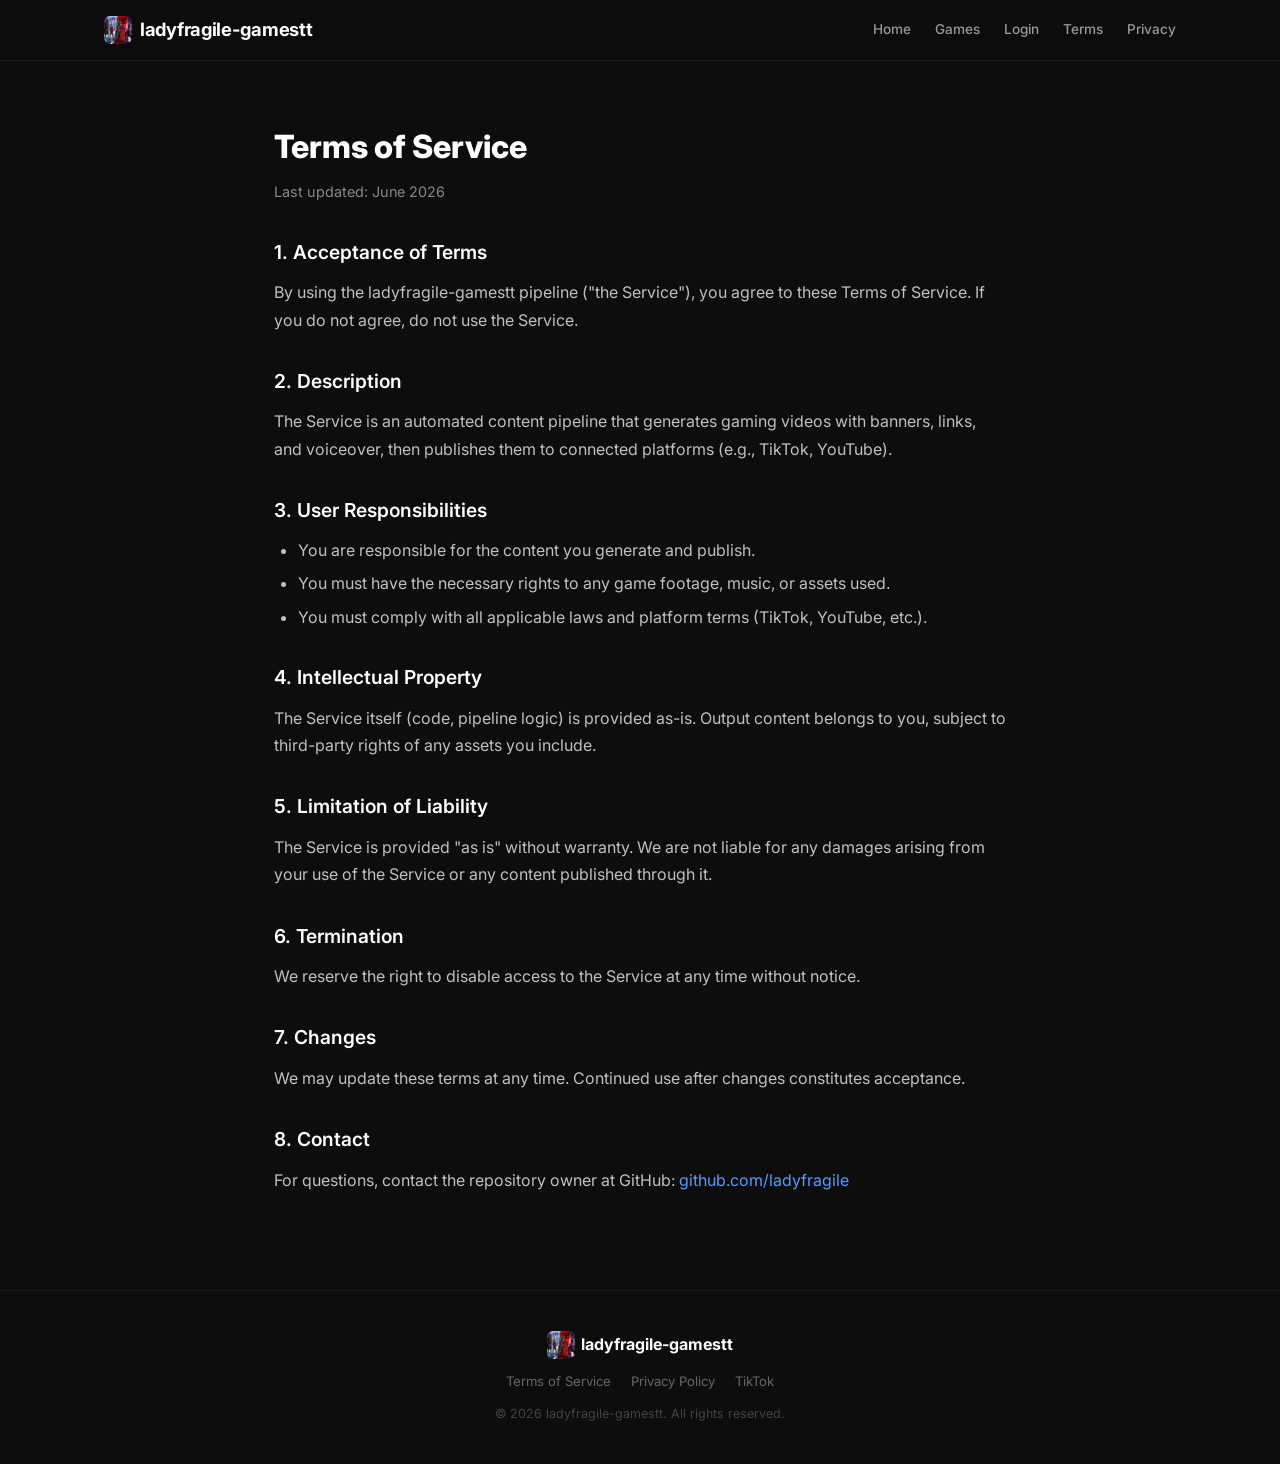
<file: terms-of-service/index.html>
<!doctype html>
<html lang="en">
  <head>
    <meta charset="UTF-8" />
    <meta name="viewport" content="width=device-width, initial-scale=1" />
    <title>ladyfragile-gamestt Terms of Service</title>
    <link rel="icon" href="../favicon.ico" type="image/x-icon" />
    <link rel="preconnect" href="https://fonts.googleapis.com" />
    <link rel="preconnect" href="https://fonts.gstatic.com" crossorigin />
    <link
      href="https://fonts.googleapis.com/css2?family=Inter:wght@400;500;600;700;800&display=swap"
      rel="stylesheet"
    />
    <link rel="stylesheet" href="../css/style.css" />
    <style>
      .legal-content {
        max-width: 780px;
        margin: 0 auto;
        padding: 60px 24px 80px;
      }
      .legal-content h1 {
        font-size: 2rem;
        font-weight: 800;
        color: #fff;
        margin-bottom: 8px;
      }
      .legal-content .date {
        color: #888;
        font-size: 0.9rem;
        margin-bottom: 32px;
      }
      .legal-content h2 {
        font-size: 1.2rem;
        font-weight: 600;
        margin-top: 32px;
        margin-bottom: 12px;
        color: #fff;
      }
      .legal-content p {
        margin-bottom: 16px;
        color: #c0c0c0;
        line-height: 1.7;
      }
      .legal-content ul {
        margin: 12px 0 20px 24px;
        color: #c0c0c0;
      }
      .legal-content li {
        margin-bottom: 8px;
      }
      .legal-content strong {
        color: #e0e0e0;
      }
      .legal-content a {
        color: #5b9aff;
      }
    </style>
  </head>
  <body>
    <!-- HEADER -->
    <header class="header">
      <div class="container header-inner">
        <a href="/" class="logo"
          ><img src="../icon.png" class="header-icon" alt="" />
          ladyfragile-gamestt</a
        >
        <nav class="nav">
          <a href="/">Home</a>
          <a href="/#games">Games</a>
          <a href="#" id="loginBtn">Login</a>
          <a href="/terms-of-service/">Terms</a>
          <a href="/privacy-policy">Privacy</a>
        </nav>
      </div>
    </header>

    <div class="legal-content">
      <h1>Terms of Service</h1>
      <p class="date">Last updated: June 2026</p>

      <h2>1. Acceptance of Terms</h2>
      <p>
        By using the ladyfragile-gamestt pipeline ("the Service"), you agree to
        these Terms of Service. If you do not agree, do not use the Service.
      </p>

      <h2>2. Description</h2>
      <p>
        The Service is an automated content pipeline that generates gaming
        videos with banners, links, and voiceover, then publishes them to
        connected platforms (e.g., TikTok, YouTube).
      </p>

      <h2>3. User Responsibilities</h2>
      <ul>
        <li>You are responsible for the content you generate and publish.</li>
        <li>
          You must have the necessary rights to any game footage, music, or
          assets used.
        </li>
        <li>
          You must comply with all applicable laws and platform terms (TikTok,
          YouTube, etc.).
        </li>
      </ul>

      <h2>4. Intellectual Property</h2>
      <p>
        The Service itself (code, pipeline logic) is provided as-is. Output
        content belongs to you, subject to third-party rights of any assets you
        include.
      </p>

      <h2>5. Limitation of Liability</h2>
      <p>
        The Service is provided "as is" without warranty. We are not liable for
        any damages arising from your use of the Service or any content
        published through it.
      </p>

      <h2>6. Termination</h2>
      <p>
        We reserve the right to disable access to the Service at any time
        without notice.
      </p>

      <h2>7. Changes</h2>
      <p>
        We may update these terms at any time. Continued use after changes
        constitutes acceptance.
      </p>

      <h2>8. Contact</h2>
      <p>
        For questions, contact the repository owner at GitHub:
        <a href="https://github.com/alexeievenepoel" target="_blank"
          >github.com/ladyfragile</a
        >
      </p>
    </div>

    <!-- FOOTER -->
    <footer class="footer">
      <div class="container footer-inner">
        <div class="footer-brand">
          <img src="../icon.png" class="header-icon" alt="" />
          ladyfragile-gamestt
        </div>
        <div class="footer-links">
          <a href="/terms-of-service/">Terms of Service</a>
          <a href="/privacy-policy">Privacy Policy</a>
          <a href="https://www.tiktok.com/@ladyfragile1" target="_blank"
            >TikTok</a
          >
        </div>
        <div class="footer-copy">
          &copy; 2026 ladyfragile-gamestt. All rights reserved.
        </div>
      </div>
    </footer>

    <script src="../js/main.js"></script>
  </body>
</html>
</file>
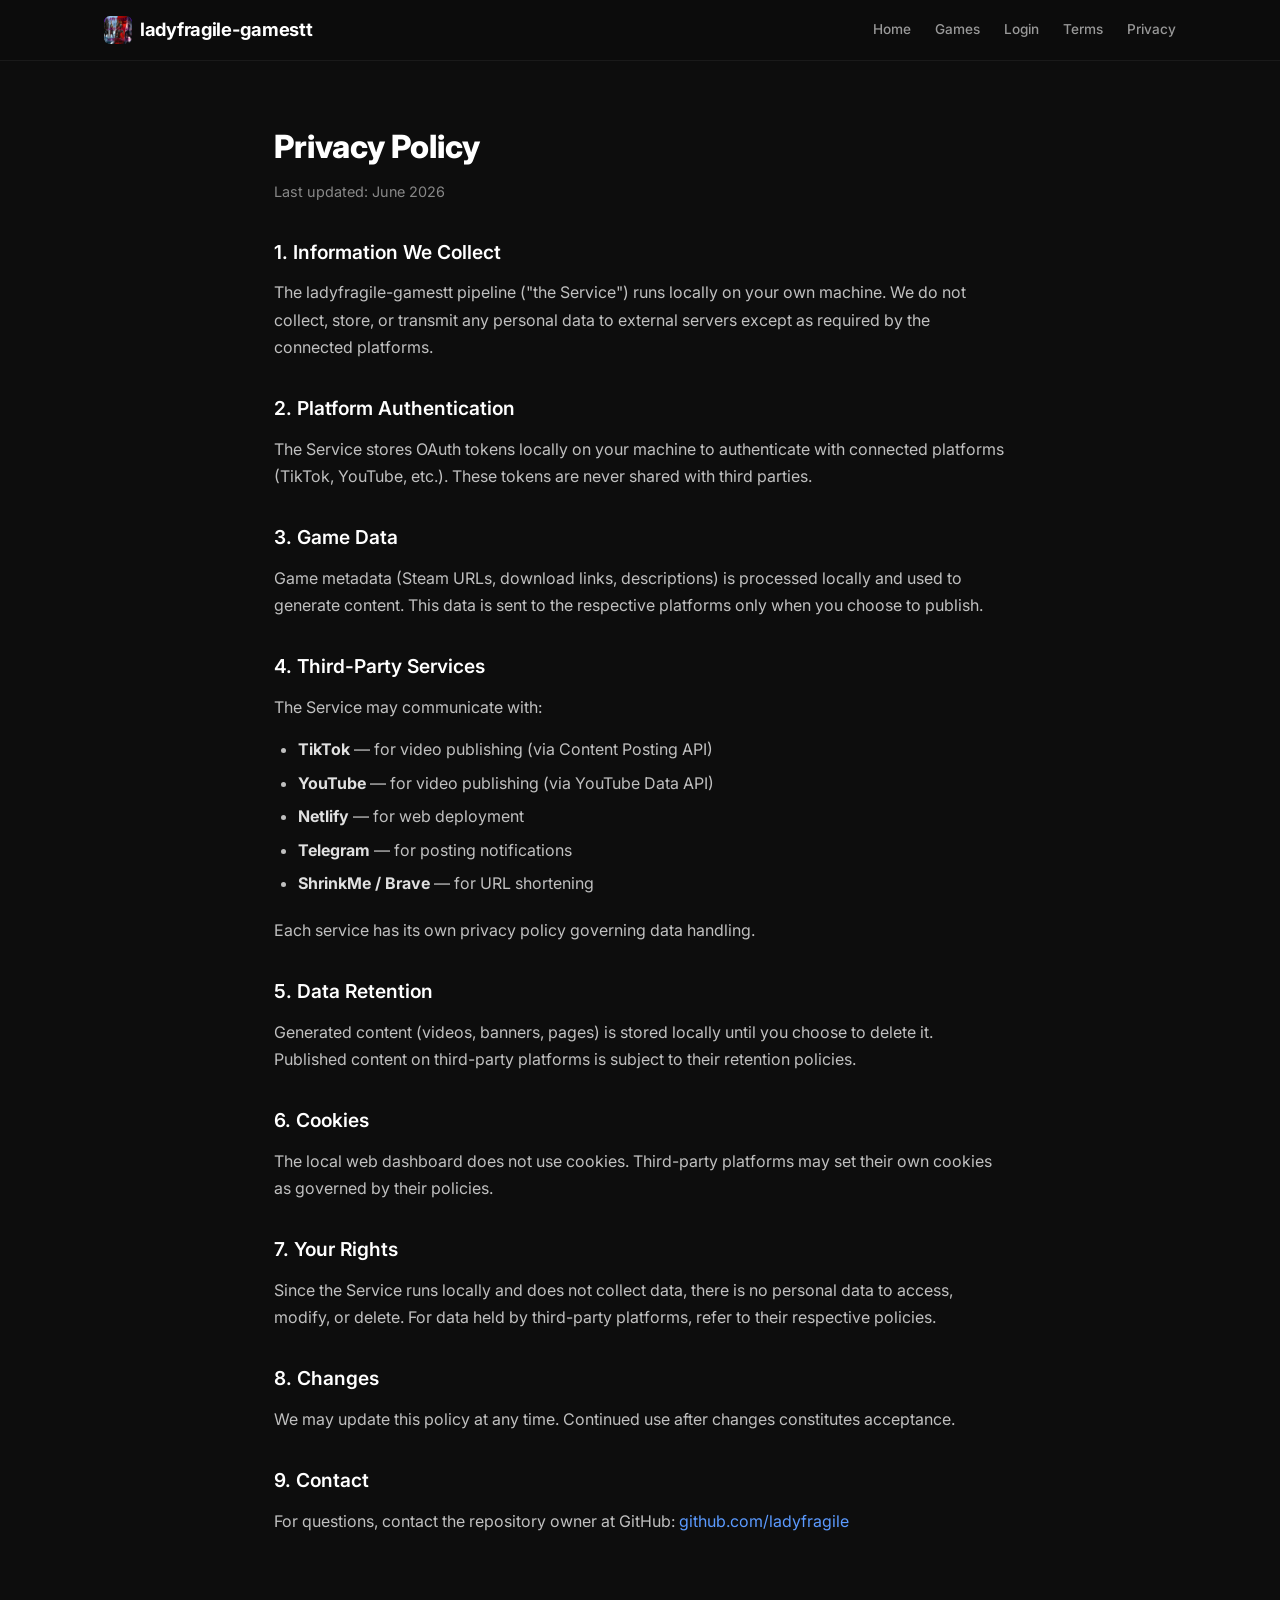
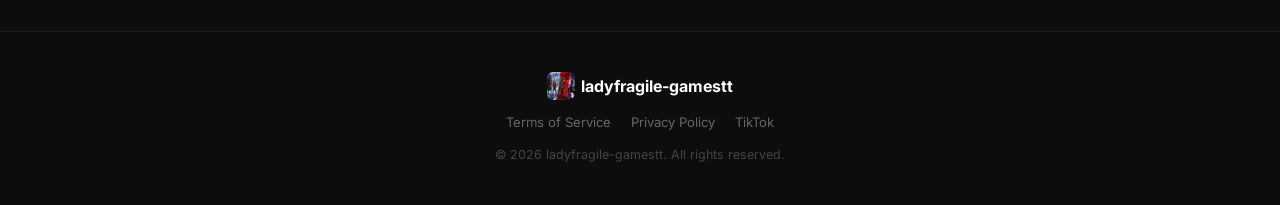
<file: privacy-policy.html>
<!doctype html>
<html lang="en">
  <head>
    <meta charset="UTF-8" />
    <meta name="viewport" content="width=device-width, initial-scale=1" />
    <title>ladyfragile-gamestt Privacy Policy</title>
    <link rel="icon" href="/favicon.ico" type="image/x-icon" />
    <link rel="preconnect" href="https://fonts.googleapis.com" />
    <link rel="preconnect" href="https://fonts.gstatic.com" crossorigin />
    <link
      href="https://fonts.googleapis.com/css2?family=Inter:wght@400;500;600;700;800&display=swap"
      rel="stylesheet"
    />
    <link rel="stylesheet" href="css/style.css" />
    <style>
      .legal-content {
        max-width: 780px;
        margin: 0 auto;
        padding: 60px 24px 80px;
      }
      .legal-content h1 {
        font-size: 2rem;
        font-weight: 800;
        color: #fff;
        margin-bottom: 8px;
      }
      .legal-content .date {
        color: #888;
        font-size: 0.9rem;
        margin-bottom: 32px;
      }
      .legal-content h2 {
        font-size: 1.2rem;
        font-weight: 600;
        margin-top: 32px;
        margin-bottom: 12px;
        color: #fff;
      }
      .legal-content p {
        margin-bottom: 16px;
        color: #c0c0c0;
        line-height: 1.7;
      }
      .legal-content ul {
        margin: 12px 0 20px 24px;
        color: #c0c0c0;
      }
      .legal-content li {
        margin-bottom: 8px;
      }
      .legal-content strong {
        color: #e0e0e0;
      }
      .legal-content a {
        color: #5b9aff;
      }
    </style>
  </head>
  <body>
    <!-- HEADER -->
    <header class="header">
      <div class="container header-inner">
        <a href="/" class="logo"
          ><img src="/icon.png" class="header-icon" alt="" />
          ladyfragile-gamestt</a
        >
        <nav class="nav">
          <a href="/">Home</a>
          <a href="/#games">Games</a>
          <a href="#" id="loginBtn">Login</a>
          <a href="/terms-of-service/">Terms</a>
          <a href="/privacy-policy">Privacy</a>
        </nav>
      </div>
    </header>

    <div class="legal-content">
      <h1>Privacy Policy</h1>
      <p class="date">Last updated: June 2026</p>

      <h2>1. Information We Collect</h2>
      <p>
        The ladyfragile-gamestt pipeline ("the Service") runs locally on your
        own machine. We do not collect, store, or transmit any personal data to
        external servers except as required by the connected platforms.
      </p>

      <h2>2. Platform Authentication</h2>
      <p>
        The Service stores OAuth tokens locally on your machine to authenticate
        with connected platforms (TikTok, YouTube, etc.). These tokens are never
        shared with third parties.
      </p>

      <h2>3. Game Data</h2>
      <p>
        Game metadata (Steam URLs, download links, descriptions) is processed
        locally and used to generate content. This data is sent to the
        respective platforms only when you choose to publish.
      </p>

      <h2>4. Third-Party Services</h2>
      <p>The Service may communicate with:</p>
      <ul>
        <li>
          <strong>TikTok</strong> — for video publishing (via Content Posting
          API)
        </li>
        <li>
          <strong>YouTube</strong> — for video publishing (via YouTube Data API)
        </li>
        <li><strong>Netlify</strong> — for web deployment</li>
        <li><strong>Telegram</strong> — for posting notifications</li>
        <li><strong>ShrinkMe / Brave</strong> — for URL shortening</li>
      </ul>
      <p>Each service has its own privacy policy governing data handling.</p>

      <h2>5. Data Retention</h2>
      <p>
        Generated content (videos, banners, pages) is stored locally until you
        choose to delete it. Published content on third-party platforms is
        subject to their retention policies.
      </p>

      <h2>6. Cookies</h2>
      <p>
        The local web dashboard does not use cookies. Third-party platforms may
        set their own cookies as governed by their policies.
      </p>

      <h2>7. Your Rights</h2>
      <p>
        Since the Service runs locally and does not collect data, there is no
        personal data to access, modify, or delete. For data held by third-party
        platforms, refer to their respective policies.
      </p>

      <h2>8. Changes</h2>
      <p>
        We may update this policy at any time. Continued use after changes
        constitutes acceptance.
      </p>

      <h2>9. Contact</h2>
      <p>
        For questions, contact the repository owner at GitHub:
        <a href="https://github.com/alexeievenepoel" target="_blank"
          >github.com/ladyfragile</a
        >
      </p>
    </div>

    <!-- FOOTER -->
    <footer class="footer">
      <div class="container footer-inner">
        <div class="footer-brand">
          <img src="/icon.png" class="header-icon" alt="" /> ladyfragile-gamestt
        </div>
        <div class="footer-links">
          <a href="/terms-of-service/">Terms of Service</a>
          <a href="/privacy-policy">Privacy Policy</a>
          <a href="https://www.tiktok.com/@ladyfragile1" target="_blank"
            >TikTok</a
          >
        </div>
        <div class="footer-copy">
          &copy; 2026 ladyfragile-gamestt. All rights reserved.
        </div>
      </div>
    </footer>

    <script src="/js/main.js"></script>
  </body>
</html>
</file>
<file: css/style.css>
* { margin: 0; padding: 0; box-sizing: border-box; }
html { scroll-behavior: smooth; }
body {
  font-family: 'Inter', -apple-system, BlinkMacSystemFont, 'Segoe UI', Roboto, sans-serif;
  color: #e0e0e0;
  background: #0d0d0d;
  line-height: 1.6;
}
a { color: #fe2c55; text-decoration: none; transition: color .2s; }
a:hover { color: #ff6b8a; }
.container {
  max-width: 1120px;
  margin: 0 auto;
  padding: 0 24px;
}

/* HEADER */
.header {
  position: sticky;
  top: 0;
  z-index: 100;
  background: #0d0d0dcc;
  backdrop-filter: blur(12px);
  border-bottom: 1px solid #1a1a1a;
}
.header-inner {
  display: flex;
  align-items: center;
  justify-content: space-between;
  height: 60px;
}
.logo {
  display: flex;
  align-items: center;
  gap: 8px;
  font-size: 1.15rem;
  font-weight: 700;
  color: #fff;
  letter-spacing: -0.3px;
}
.logo:hover { color: #fe2c55; }
.header-icon {
  width: 28px;
  height: 28px;
  border-radius: 6px;
  display: block;
  flex-shrink: 0;
}
.nav { display: flex; gap: 24px; }
.nav a {
  font-size: .85rem;
  font-weight: 500;
  color: #999;
  transition: color .2s;
}
.nav a:hover { color: #fff; }

/* HERO */
.hero {
  padding: 100px 0 80px;
  text-align: center;
  background: linear-gradient(180deg, #0d0d0d 0%, #111 50%, #0d0d0d 100%);
}
.hero-inner { max-width: 680px; }
.hero h1 {
  font-size: 3rem;
  font-weight: 800;
  color: #fff;
  letter-spacing: -1px;
  margin-bottom: 16px;
}
.hero-sub {
  font-size: 1.1rem;
  color: #888;
  margin-bottom: 32px;
  line-height: 1.7;
}
.btn {
  display: inline-block;
  padding: 14px 36px;
  border-radius: 8px;
  background: #fe2c55;
  color: #fff;
  font-weight: 600;
  font-size: .95rem;
  transition: background .2s, transform .15s;
}
.btn:hover {
  background: #e01e45;
  color: #fff;
  transform: translateY(-1px);
}

/* SECTIONS */
.section {
  padding: 80px 0;
}
.section-dark {
  background: #111;
}
.section-title {
  font-size: 1.75rem;
  font-weight: 700;
  color: #fff;
  text-align: center;
  margin-bottom: 8px;
}
.section-desc {
  text-align: center;
  color: #666;
  margin-bottom: 48px;
  font-size: .95rem;
}

/* GAMES GRID */
.games-grid {
  display: grid;
  grid-template-columns: repeat(auto-fill, minmax(300px, 1fr));
  gap: 24px;
}
.game-card-link {
  text-decoration: none;
  color: inherit;
  display: block;
}
.game-card {
  background: #181818;
  border-radius: 12px;
  overflow: hidden;
  border: 1px solid #222;
  transition: border-color .2s, transform .2s;
}
.game-card:hover {
  border-color: #333;
  transform: translateY(-2px);
}
.game-thumb {
  width: 100%;
  height: 180px;
  object-fit: cover;
  display: block;
  background: #222;
}
.game-thumb-placeholder {
  width: 100%;
  height: 180px;
  display: flex;
  align-items: center;
  justify-content: center;
  font-size: 2.5rem;
  font-weight: 800;
  color: #fff;
  letter-spacing: 1px;
}
.game-info {
  padding: 16px 18px 18px;
}
.game-name {
  font-size: 1rem;
  font-weight: 600;
  color: #fff;
  margin-bottom: 8px;
  line-height: 1.3;
}
.game-stars {
  display: flex;
  gap: 3px;
  margin-bottom: 12px;
}
.star {
  font-size: 1rem;
  color: #444;
  transition: color .2s;
}
.star.active { color: #f5a623; }
.game-link {
  display: inline-flex;
  align-items: center;
  gap: 6px;
  font-size: .82rem;
  font-weight: 600;
  color: #fe2c55;
  transition: color .2s;
}
.game-link:hover { color: #ff6b8a; }

/* REVIEWS */
.reviews-grid {
  display: grid;
  grid-template-columns: repeat(auto-fill, minmax(300px, 1fr));
  gap: 24px;
}
.review-card {
  background: #181818;
  border-radius: 12px;
  padding: 24px;
  border: 1px solid #222;
}
.review-header {
  display: flex;
  align-items: center;
  gap: 12px;
  margin-bottom: 14px;
}
.review-avatar {
  width: 42px;
  height: 42px;
  border-radius: 50%;
  display: flex;
  align-items: center;
  justify-content: center;
  font-weight: 700;
  font-size: .9rem;
  color: #fff;
  flex-shrink: 0;
}
.review-author { font-weight: 600; color: #fff; font-size: .9rem; }
.review-stars { display: flex; gap: 2px; margin-top: 3px; }
.review-text {
  color: #999;
  font-size: .88rem;
  line-height: 1.6;
}

/* ABOUT */
.about-content {
  max-width: 720px;
  margin: 0 auto;
}
.about-content p {
  color: #999;
  margin-bottom: 16px;
  font-size: .95rem;
  line-height: 1.7;
}
.about-steps {
  display: grid;
  grid-template-columns: repeat(auto-fill, minmax(220px, 1fr));
  gap: 20px;
  margin-top: 40px;
}
.step {
  background: #181818;
  border-radius: 12px;
  padding: 24px;
  text-align: center;
  border: 1px solid #222;
}
.step-num {
  width: 40px;
  height: 40px;
  border-radius: 50%;
  background: #fe2c55;
  color: #fff;
  font-weight: 700;
  font-size: 1.1rem;
  display: flex;
  align-items: center;
  justify-content: center;
  margin: 0 auto 12px;
}
.step h3 {
  font-size: .95rem;
  font-weight: 600;
  color: #fff;
  margin-bottom: 8px;
}
.step p {
  font-size: .82rem;
  color: #666;
  margin-bottom: 0;
}

/* OAUTH CALLBACK */
.oauth-callback {
  position: fixed;
  top: 0;
  left: 0;
  right: 0;
  z-index: 200;
  background: rgba(0,0,0,0.85);
  display: flex;
  align-items: flex-start;
  justify-content: center;
  padding-top: 60px;
  min-height: 100vh;
}
.oauth-callback.hidden { display: none; }
.oauth-callback-inner {
  background: #181818;
  border: 1px solid #333;
  border-radius: 16px;
  padding: 40px;
  max-width: 560px;
  width: 90%;
  text-align: center;
}
.oauth-callback-header {
  display: flex;
  align-items: center;
  justify-content: center;
  gap: 10px;
  font-size: 1.3rem;
  font-weight: 700;
  color: #fff;
  margin-bottom: 16px;
}
.oauth-callback-icon {
  width: 40px;
  height: 40px;
  border-radius: 50%;
  background: #2ecc71;
  color: #fff;
  display: flex;
  align-items: center;
  justify-content: center;
  font-size: 1.2rem;
}
.oauth-callback-inner p {
  color: #999;
  font-size: .9rem;
  margin-bottom: 16px;
  line-height: 1.6;
}
.oauth-code-box {
  display: flex;
  align-items: center;
  gap: 10px;
  background: #111;
  border: 1px solid #333;
  border-radius: 8px;
  padding: 12px 16px;
  margin-bottom: 16px;
  word-break: break-all;
}
.oauth-code-box code {
  flex: 1;
  font-family: 'Courier New', monospace;
  font-size: .82rem;
  color: #5b9aff;
  text-align: left;
}
.oauth-callback-hint {
  font-size: .82rem !important;
  color: #666 !important;
}
.oauth-callback-hint code {
  font-family: 'Courier New', monospace;
  font-size: .82rem;
  color: #888;
  background: #111;
  padding: 2px 6px;
  border-radius: 4px;
}

/* HERO BUTTONS */
.hero-buttons {
  display: flex;
  gap: 12px;
  justify-content: center;
  flex-wrap: wrap;
}
.btn-outline {
  background: transparent;
  border: 2px solid #fe2c55;
  color: #fe2c55;
}
.btn-outline:hover {
  background: #fe2c55;
  color: #fff;
}
.btn-small {
  padding: 8px 18px;
  font-size: .82rem;
  flex-shrink: 0;
}

/* FOOTER */
.footer {
  padding: 40px 0;
  border-top: 1px solid #1a1a1a;
  text-align: center;
}
.footer-inner { display: flex; flex-direction: column; align-items: center; gap: 12px; }
.footer-brand { display: flex; align-items: center; gap: 6px; font-weight: 700; color: #fff; font-size: 1rem; }
.footer-links { display: flex; gap: 20px; }
.footer-links a { font-size: .82rem; color: #666; }
.footer-links a:hover { color: #fe2c55; }
.footer-copy { font-size: .78rem; color: #444; }

/* RESPONSIVE */
@media (max-width: 640px) {
  .hero { padding: 60px 0 50px; }
  .hero h1 { font-size: 2rem; }
  .hero-sub { font-size: .95rem; }
  .nav { gap: 14px; }
  .nav a { font-size: .78rem; }
  .games-grid { grid-template-columns: 1fr; }
  .reviews-grid { grid-template-columns: 1fr; }
  .about-steps { grid-template-columns: 1fr 1fr; }
}
</file>
